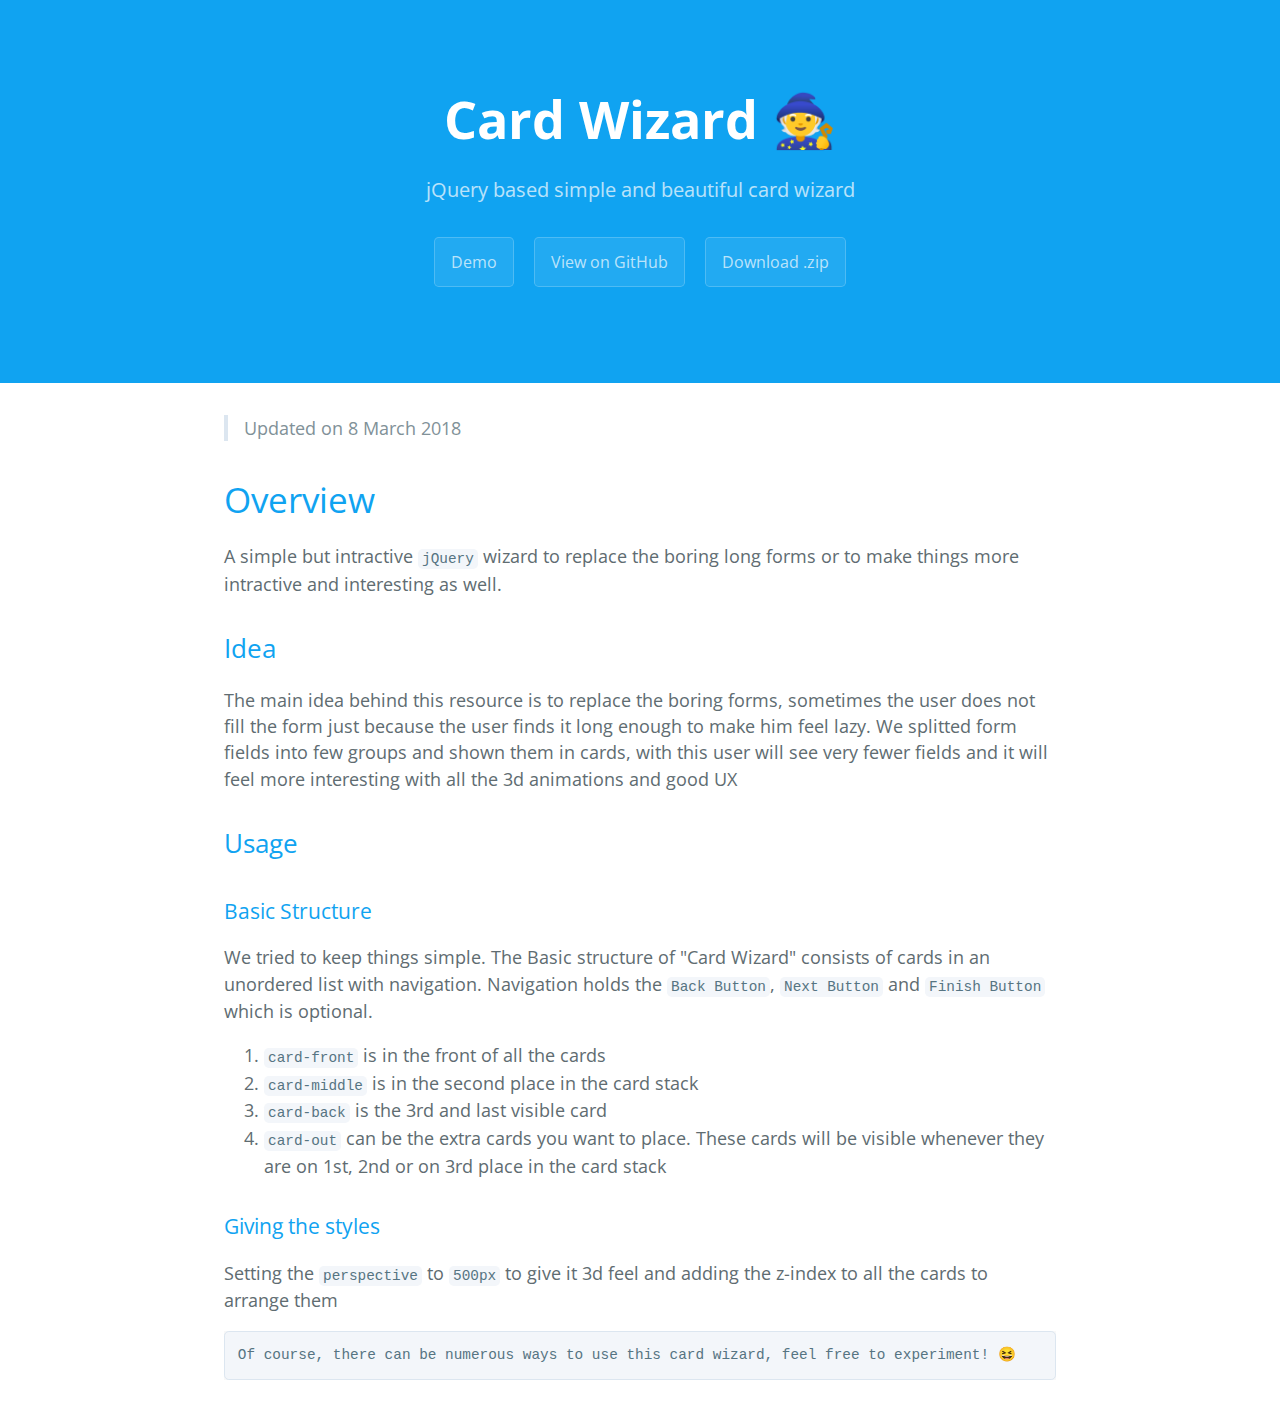
<file: documentation/index.html>
<!DOCTYPE html>
<html lang="en-US">
  <head>
    <meta charset="UTF-8">
    <title>Card Wizard 🧙‍ - Documentation</title>
    <link href='https://fonts.googleapis.com/css?family=Open+Sans:400,700' rel='stylesheet' type='text/css'>
    <meta name="viewport" content="width=device-width, initial-scale=1">
    <meta name="theme-color" content="#157878">
    <link rel="stylesheet" href="style.css">

    <!-- Meta tags for facebook -->
    <meta property="og:title" content="Card Wizard - UICard.io">
    <meta property="og:description" content="A simple but intractive jQuery wizard to replace the boring long forms or to make things more intractive and interesting as well..">
    <meta property="og:image" content="https://uicard.io/uploads/d2dcff55549eeeb80c284d508b7c57a7.png">
    <meta property="og:url" content="https://demo.uicard.io/card-wizard/">

    <!-- Meta tags for twitter -->
    <meta name="twitter:title" content="Card Wizard - UICard.io">
    <meta name="twitter:description" content="A simple but intractive jQuery wizard to replace the boring long forms or to make things more intractive and interesting as well..">
    <meta name="twitter:image" content="https://uicard.io/uploads/d2dcff55549eeeb80c284d508b7c57a7.png">
    <meta name="twitter:card" content="https://uicard.io/uploads/d2dcff55549eeeb80c284d508b7c57a7.png">
    
  </head>
  <body>
    
    <section class="page-header">
      <h1 class="project-name">Card Wizard 🧙‍</h1>
      <h2 class="project-tagline">jQuery based simple and beautiful card wizard</h2>
      
        <a target="_blank" href="https://demo.uicard.io/card-wizard/" class="btn">Demo</a>
        <a target="_blank" href="https://github.com/uicardiodev/card-wizard" class="btn">View on GitHub</a>
        <a target="_blank" href="https://uicard.io/products/card-wizard" class="btn">Download .zip</a>
        
      </section>
      

      <section class="main-content">
          <blockquote>Updated on 8 March 2018</blockquote>

        <h1>Overview</h1>
        <p>A simple but intractive <code class="highlighter-rouge">jQuery</code> wizard to replace the boring long forms or to make things more intractive and interesting as well.</p>
      
        <h2>Idea</h2>
        <p>The main idea behind this resource is to replace the boring forms, sometimes the user does not fill the form just because the user finds it long enough to make him feel lazy. We splitted form fields into few groups and shown them in cards, with this user will see very fewer fields and it will feel more interesting with all the 3d animations and good UX
        </p>

        <h2>Usage</h2>
        <h3>Basic Structure</h3>
        <p>We tried to keep things simple. The Basic structure of "Card Wizard" consists of cards in an unordered list with navigation. Navigation
          holds the <code class="highlighter-rouge">Back Button</code>, <code class="highlighter-rouge">Next Button</code> and <code class="highlighter-rouge">Finish Button</code> which is optional.
        </p>

        <script src="https://gist.github.com/heyarviind/cb78f76c60746d894ab080d1733016ef.js"></script>

        <p>
          <ol>
            <li><code class="highlighter-rouge">card-front</code> is in the front of all the cards</li>
            <li><code class="highlighter-rouge">card-middle</code> is in the second place in the card stack</li>
            <li><code class="highlighter-rouge">card-back</code> is the 3rd and last visible card</li>
            <li><code class="highlighter-rouge">card-out</code> can be the extra cards you want to place. These cards will be visible whenever they are on 1st, 2nd or on 3rd place in the card stack</li>
          </ol>
        </p>

        <h3>Giving the styles</h3>

        <script src="https://gist.github.com/heyarviind/572f83678dee3ff074bef122d97acd25.js"></script>

        <p>Setting the <code class="highlighter-rouge">perspective</code> to <code class="highlighter-rouge">500px</code> to give it 3d feel and adding the z-index to all the cards to arrange them</p>

        <div class="highlighter-rouge"><div class="highlight"><pre class="highlight"><code>Of course, there can be numerous ways to use this card wizard, feel free to experiment! 😆</code></pre></div></div>

      </section>

  </body>
</html>
</file>
<file: documentation/style.css>
/*! normalize.css v3.0.2 | MIT License | git.io/normalize */
html{
  font-family:sans-serif;
  -ms-text-size-adjust:100%;
  -webkit-text-size-adjust:100%
}
body{
  margin:0
}
article,aside,details,figcaption,figure,footer,header,hgroup,main,menu,nav,section,summary{
  display:block
}
audio,canvas,progress,video{
  display:inline-block;
  vertical-align:baseline
}
audio:not([controls]){
  display:none;
  height:0
}
[hidden],template{
  display:none
}
a{
  background-color:transparent
}
a:active,a:hover{
  outline:0
}
abbr[title]{
  border-bottom:1px dotted
}
b,strong{
  font-weight:bold
}
dfn{
  font-style:italic
}
h1{
  font-size:2em;
  margin:0.67em 0
}
mark{
  background:#ff0;
  color:#000
}
small{
  font-size:80%
}
sub,sup{
  font-size:75%;
  line-height:0;
  position:relative;
  vertical-align:baseline
}
sup{
  top:-0.5em
}
sub{
  bottom:-0.25em
}
img{
  border:0
}
svg:not(:root){
  overflow:hidden
}
figure{
  margin:1em 40px
}
hr{
  box-sizing:content-box;
  height:0
}
pre{
  overflow:auto
}
code,kbd,pre,samp{
  font-family:monospace, monospace;
  font-size:1em
}
button,input,optgroup,select,textarea{
  color:inherit;
  font:inherit;
  margin:0
}
button{
  overflow:visible
}
button,select{
  text-transform:none
}
button,html input[type="button"],input[type="reset"],input[type="submit"]{
  -webkit-appearance:button;
  cursor:pointer
}
button[disabled],html input[disabled]{
  cursor:default
}
button::-moz-focus-inner,input::-moz-focus-inner{
  border:0;
  padding:0
}
input{
  line-height:normal
}
input[type="checkbox"],input[type="radio"]{
  box-sizing:border-box;
  padding:0
}
input[type="number"]::-webkit-inner-spin-button,input[type="number"]::-webkit-outer-spin-button{
  height:auto
}
input[type="search"]{
  -webkit-appearance:textfield;
  box-sizing:content-box
}
input[type="search"]::-webkit-search-cancel-button,input[type="search"]::-webkit-search-decoration{
  -webkit-appearance:none
}
fieldset{
  border:1px solid #c0c0c0;
  margin:0 2px;
  padding:0.35em 0.625em 0.75em
}
legend{
  border:0;
  padding:0
}
textarea{
  overflow:auto
}
optgroup{
  font-weight:bold
}
table{
  border-collapse:collapse;
  border-spacing:0
}
td,th{
  padding:0
}
.highlight table td{
  padding:5px
}
.highlight table pre{
  margin:0
}
.highlight .cm{
  color:#999988;
  font-style:italic
}
.highlight .cp{
  color:#999999;
  font-weight:bold
}
.highlight .c1{
  color:#999988;
  font-style:italic
}
.highlight .cs{
  color:#999999;
  font-weight:bold;
  font-style:italic
}
.highlight .c,.highlight .cd{
  color:#999988;
  font-style:italic
}
.highlight .err{
  color:#a61717;
  background-color:#e3d2d2
}
.highlight .gd{
  color:#000000;
  background-color:#ffdddd
}
.highlight .ge{
  color:#000000;
  font-style:italic
}
.highlight .gr{
  color:#aa0000
}
.highlight .gh{
  color:#999999
}
.highlight .gi{
  color:#000000;
  background-color:#ddffdd
}
.highlight .go{
  color:#888888
}
.highlight .gp{
  color:#555555
}
.highlight .gs{
  font-weight:bold
}
.highlight .gu{
  color:#aaaaaa
}
.highlight .gt{
  color:#aa0000
}
.highlight .kc{
  color:#000000;
  font-weight:bold
}
.highlight .kd{
  color:#000000;
  font-weight:bold
}
.highlight .kn{
  color:#000000;
  font-weight:bold
}
.highlight .kp{
  color:#000000;
  font-weight:bold
}
.highlight .kr{
  color:#000000;
  font-weight:bold
}
.highlight .kt{
  color:#445588;
  font-weight:bold
}
.highlight .k,.highlight .kv{
  color:#000000;
  font-weight:bold
}
.highlight .mf{
  color:#009999
}
.highlight .mh{
  color:#009999
}
.highlight .il{
  color:#009999
}
.highlight .mi{
  color:#009999
}
.highlight .mo{
  color:#009999
}
.highlight .m,.highlight .mb,.highlight .mx{
  color:#009999
}
.highlight .sb{
  color:#d14
}
.highlight .sc{
  color:#d14
}
.highlight .sd{
  color:#d14
}
.highlight .s2{
  color:#d14
}
.highlight .se{
  color:#d14
}
.highlight .sh{
  color:#d14
}
.highlight .si{
  color:#d14
}
.highlight .sx{
  color:#d14
}
.highlight .sr{
  color:#009926
}
.highlight .s1{
  color:#d14
}
.highlight .ss{
  color:#990073
}
.highlight .s{
  color:#d14
}
.highlight .na{
  color:#008080
}
.highlight .bp{
  color:#999999
}
.highlight .nb{
  color:#0086B3
}
.highlight .nc{
  color:#445588;
  font-weight:bold
}
.highlight .no{
  color:#008080
}
.highlight .nd{
  color:#3c5d5d;
  font-weight:bold
}
.highlight .ni{
  color:#800080
}
.highlight .ne{
  color:#990000;
  font-weight:bold
}
.highlight .nf{
  color:#990000;
  font-weight:bold
}
.highlight .nl{
  color:#990000;
  font-weight:bold
}
.highlight .nn{
  color:#555555
}
.highlight .nt{
  color:#000080
}
.highlight .vc{
  color:#008080
}
.highlight .vg{
  color:#008080
}
.highlight .vi{
  color:#008080
}
.highlight .nv{
  color:#008080
}
.highlight .ow{
  color:#000000;
  font-weight:bold
}
.highlight .o{
  color:#000000;
  font-weight:bold
}
.highlight .w{
  color:#bbbbbb
}
.highlight{
  background-color:#f8f8f8
}
*{
  box-sizing:border-box
}
body{
  padding:0;
  margin:0;
  font-family:"Open Sans", "Helvetica Neue", Helvetica, Arial, sans-serif;
  font-size:16px;
  line-height:1.5;
  color:#606c71
}
a{
  color:#1e6bb8;
  text-decoration:none
}
a:hover{
  text-decoration:underline
}
.btn{
  display:inline-block;
  margin-bottom:1rem;
  color:rgba(255,255,255,0.7);
  background-color:rgba(255,255,255,0.08);
  border-color:rgba(255,255,255,0.2);
  border-style:solid;
  border-width:1px;
  border-radius:0.3rem;
  transition:color 0.2s, background-color 0.2s, border-color 0.2s
}
.btn:hover{
  color:rgba(255,255,255,0.8);
  text-decoration:none;
  background-color:rgba(255,255,255,0.2);
  border-color:rgba(255,255,255,0.3)
}
.btn+.btn{
  margin-left:1rem
}
@media screen and (min-width: 64em){
  .btn{
      padding:0.75rem 1rem
  }
}
@media screen and (min-width: 42em) and (max-width: 64em){
  .btn{
      padding:0.6rem 0.9rem;
      font-size:0.9rem
  }
}
@media screen and (max-width: 42em){
  .btn{
      display:block;
      width:100%;
      padding:0.75rem;
      font-size:0.9rem
  }
  .btn+.btn{
      margin-top:1rem;
      margin-left:0
  }
}
.page-header{
  color:#fff;
  text-align:center;
  background-color:#10a3f1;
}
@media screen and (min-width: 64em){
  .page-header{
      padding:5rem 6rem
  }
}
@media screen and (min-width: 42em) and (max-width: 64em){
  .page-header{
      padding:3rem 4rem
  }
}
@media screen and (max-width: 42em){
  .page-header{
      padding:2rem 1rem
  }
}
.project-name{
  margin-top:0;
  margin-bottom:0.1rem
}
@media screen and (min-width: 64em){
  .project-name{
      font-size:3.25rem
  }
}
@media screen and (min-width: 42em) and (max-width: 64em){
  .project-name{
      font-size:2.25rem
  }
}
@media screen and (max-width: 42em){
  .project-name{
      font-size:1.75rem
  }
}
.project-tagline{
  margin-bottom:2rem;
  font-weight:normal;
  opacity:0.7
}
@media screen and (min-width: 64em){
  .project-tagline{
      font-size:1.25rem
  }
}
@media screen and (min-width: 42em) and (max-width: 64em){
  .project-tagline{
      font-size:1.15rem
  }
}
@media screen and (max-width: 42em){
  .project-tagline{
      font-size:1rem
  }
}
.main-content{
  word-wrap:break-word
}
.main-content :first-child{
  margin-top:0
}
@media screen and (min-width: 64em){
  .main-content{
      max-width:64rem;
      padding:2rem 6rem;
      margin:0 auto;
      font-size:1.1rem
  }
}
@media screen and (min-width: 42em) and (max-width: 64em){
  .main-content{
      padding:2rem 4rem;
      font-size:1.1rem
  }
}
@media screen and (max-width: 42em){
  .main-content{
      padding:2rem 1rem;
      font-size:1rem
  }
}
.main-content img{
  max-width:100%
}
.main-content h1,.main-content h2,.main-content h3,.main-content h4,.main-content h5,.main-content h6{
  margin-top:2rem;
  margin-bottom:1rem;
  font-weight:normal;
  color:#10a3f1
}
.main-content p{
  margin-bottom:1em
}
.main-content code{
  padding:2px 4px;
  font-family:Consolas, "Liberation Mono", Menlo, Courier, monospace;
  font-size:0.9rem;
  color:#567482;
  background-color:#f3f6fa;
  border-radius:0.3rem
}
.main-content pre{
  padding:0.8rem;
  margin-top:0;
  margin-bottom:1rem;
  font:1rem Consolas, "Liberation Mono", Menlo, Courier, monospace;
  color:#567482;
  word-wrap:normal;
  background-color:#f3f6fa;
  border:solid 1px #dce6f0;
  border-radius:0.3rem
}
.main-content pre>code{
  padding:0;
  margin:0;
  font-size:0.9rem;
  color:#567482;
  word-break:normal;
  white-space:pre;
  background:transparent;
  border:0
}
.main-content .highlight{
  margin-bottom:1rem
}
.main-content .highlight pre{
  margin-bottom:0;
  word-break:normal
}
.main-content .highlight pre,.main-content pre{
  padding:0.8rem;
  overflow:auto;
  font-size:0.9rem;
  line-height:1.45;
  border-radius:0.3rem;
  -webkit-overflow-scrolling:touch
}
.main-content pre code,.main-content pre tt{
  display:inline;
  max-width:initial;
  padding:0;
  margin:0;
  overflow:initial;
  line-height:inherit;
  word-wrap:normal;
  background-color:transparent;
  border:0
}
.main-content pre code:before,.main-content pre code:after,.main-content pre tt:before,.main-content pre tt:after{
  content:normal
}
.main-content ul,.main-content ol{
  margin-top:0
}
.main-content blockquote{
  padding:0 1rem;
  margin-left:0;
  color:#819198;
  border-left:0.3rem solid #dce6f0
}
.main-content blockquote>:first-child{
  margin-top:0
}
.main-content blockquote>:last-child{
  margin-bottom:0
}
.main-content table{
  display:block;
  width:100%;
  overflow:auto;
  word-break:normal;
  word-break:keep-all;
  -webkit-overflow-scrolling:touch
}
.main-content table th{
  font-weight:bold
}
.main-content table th,.main-content table td{
  padding:0.5rem 1rem;
  border:1px solid #e9ebec
}
.main-content dl{
  padding:0
}
.main-content dl dt{
  padding:0;
  margin-top:1rem;
  font-size:1rem;
  font-weight:bold
}
.main-content dl dd{
  padding:0;
  margin-bottom:1rem
}
.main-content hr{
  height:2px;
  padding:0;
  margin:1rem 0;
  background-color:#eff0f1;
  border:0
}
.site-footer{
  padding-top:2rem;
  margin-top:2rem;
  border-top:solid 1px #eff0f1
}
@media screen and (min-width: 64em){
  .site-footer{
      font-size:1rem
  }
}
@media screen and (min-width: 42em) and (max-width: 64em){
  .site-footer{
      font-size:1rem
  }
}
@media screen and (max-width: 42em){
  .site-footer{
      font-size:0.9rem
  }
}
.site-footer-owner{
  display:block;
  font-weight:bold
}
.site-footer-credits{
  color:#819198
}
</file>
